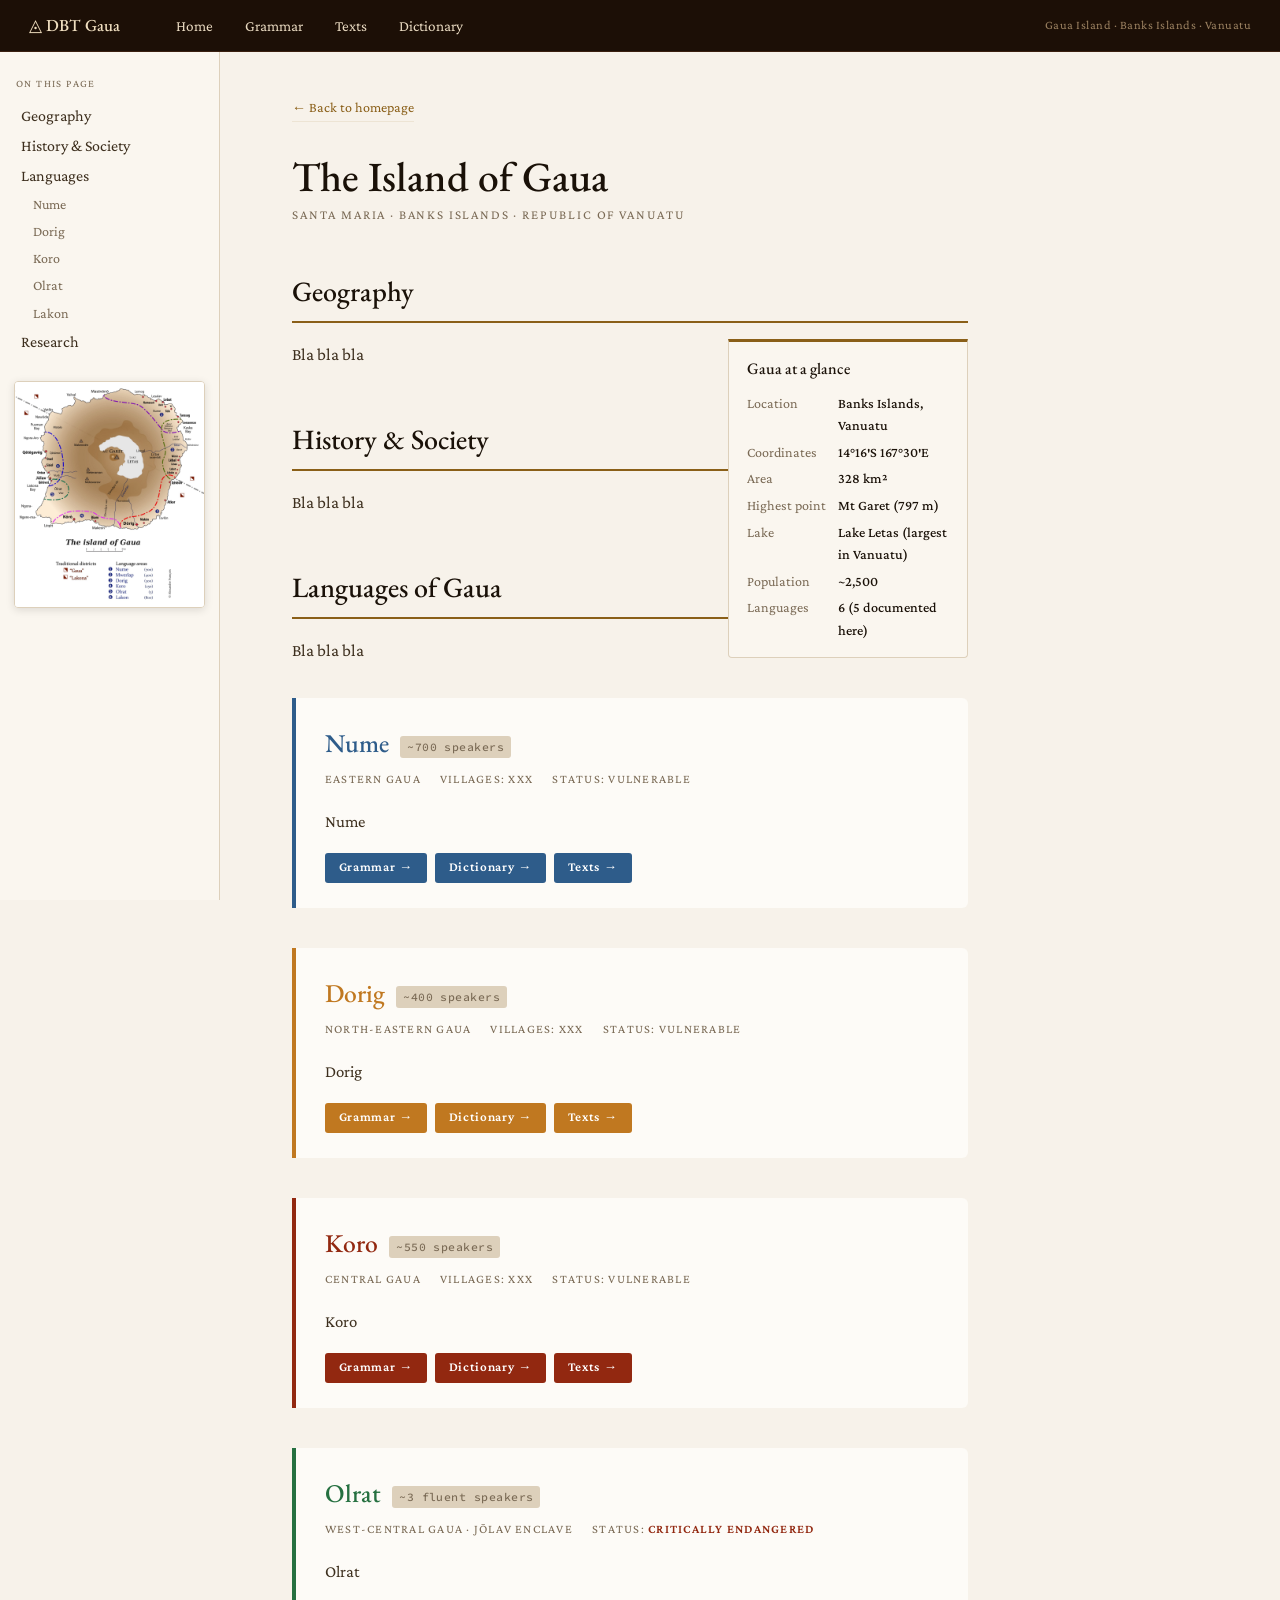
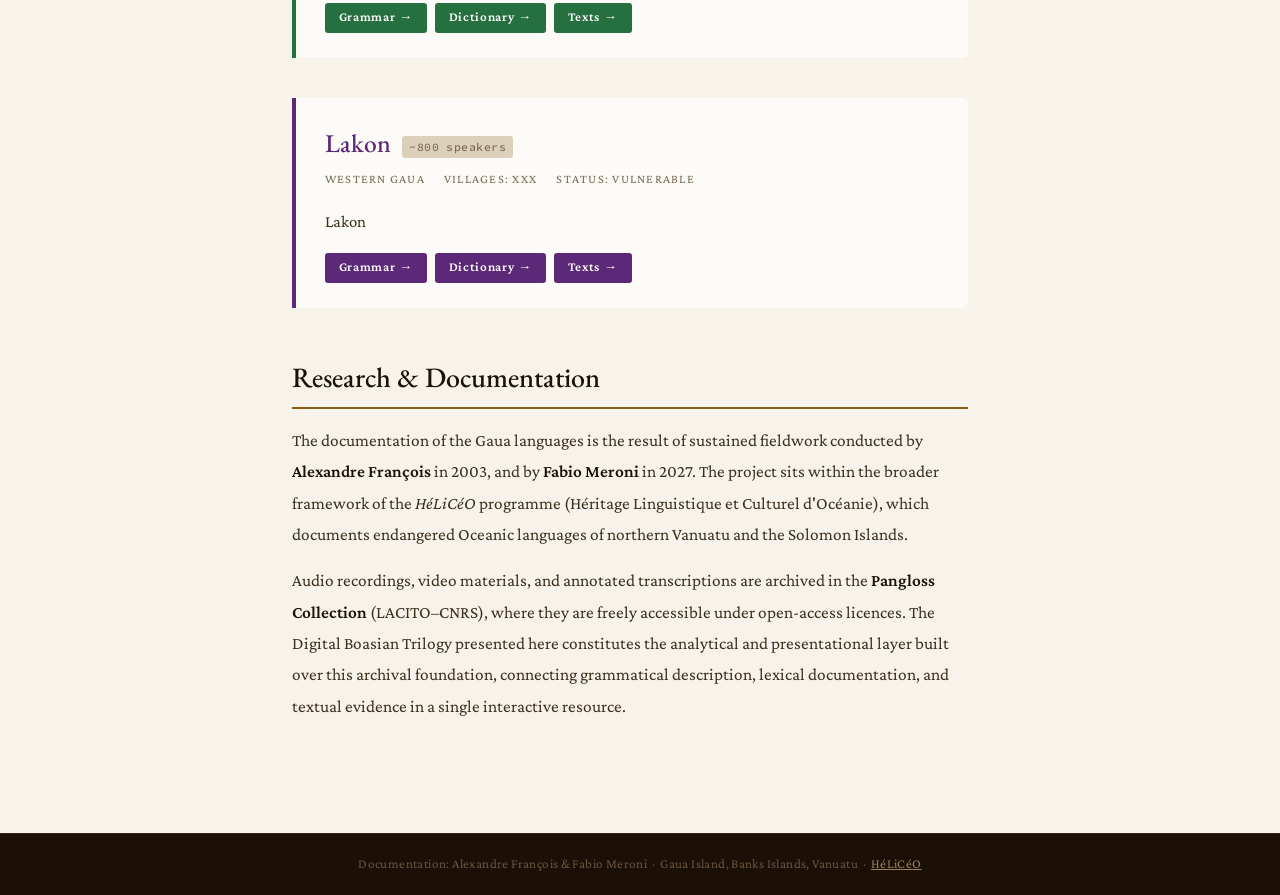
<file: gaua.html>
<!DOCTYPE html>
<html lang="en">
<head>
<meta charset="UTF-8">
<meta name="viewport" content="width=device-width, initial-scale=1.0">
<title>About Gaua — DBT Gaua Languages</title>
<link rel="stylesheet" href="style.css">
<style>

/* ── Layout ── */
.gaua-shell {
  display: grid;
  grid-template-columns: 220px 1fr;
  min-height: calc(100vh - 52px);
}

/* ── Sidebar ── */
.gaua-sidebar {
  background: #faf6ef;
  border-right: 1px solid var(--border);
  padding: 1.4rem 0 3rem;
  position: sticky; top: 52px;
  height: calc(100vh - 52px);
  overflow-y: auto;
}
.sidebar-label {
  font-family: 'Crimson Pro', serif;
  font-size: 0.67rem; letter-spacing: 0.13em; text-transform: uppercase;
  color: var(--ink-light); padding: 0 1rem 0.5rem; display: block;
}
.gaua-toc { list-style: none; padding: 0; margin: 0; }
.gaua-toc a {
  display: block; font-family: 'Crimson Pro', serif; font-size: 1rem;
  color: var(--ink-mid); text-decoration: none;
  padding: 3px 1rem 3px 1.1rem;
  border-left: 3px solid transparent;
  transition: background 0.1s, color 0.1s, border-color 0.1s;
  line-height: 1.5;
}
.gaua-toc a:hover  { background: #ede4d4; color: var(--ink); }
.gaua-toc a.active { background: #e8d8b8; color: var(--ink); border-left-color: var(--gold); font-weight: 500; }
.gaua-toc .sub a {
  font-size: 0.88rem; padding-left: 1.9rem; color: var(--ink-light);
}
.gaua-toc .sub a:hover { color: var(--ink); }
.gaua-toc .sub a.active { color: var(--ink); border-left-color: var(--gold-lt); background: #f0e8d8; }

/* Map thumbnail in sidebar */
.sidebar-map {
  margin: 1.5rem 0.85rem 0;
  border: 1px solid var(--border);
  border-radius: 4px;
  overflow: hidden;
  box-shadow: 0 2px 8px rgba(0,0,0,.12);
}
.sidebar-map img { display: block; width: 100%; height: auto; }

/* ── Main content ── */
.gaua-main {
  padding: 2.5rem 4.5rem 6rem;
  max-width: 820px;
}

/* Page title */
.page-title {
  font-family: 'EB Garamond', serif;
  font-size: 2.6rem; font-weight: 500;
  color: var(--ink); line-height: 1.1;
  margin-bottom: 0.3rem;
}
.page-subtitle {
  font-family: 'Crimson Pro', serif;
  font-size: 0.82rem; letter-spacing: 0.14em; text-transform: uppercase;
  color: var(--ink-light); margin-bottom: 2.5rem;
}

/* Section headings */
.gaua-main h2 {
  font-family: 'EB Garamond', serif;
  font-size: 1.75rem; font-weight: 500;
  color: var(--ink);
  border-bottom: 2px solid var(--gold);
  padding-bottom: 0.3rem;
  margin: 2.8rem 0 1rem;
  scroll-margin-top: 1.5rem;
}
.gaua-main h2:first-of-type { margin-top: 0; }

.gaua-main h3 {
  font-family: 'EB Garamond', serif;
  font-size: 1.25rem; font-weight: 500;
  color: var(--ink);
  margin: 2rem 0 0.6rem;
  scroll-margin-top: 1.5rem;
}

.gaua-main p {
  font-family: 'Crimson Pro', serif;
  font-size: 1.08rem; line-height: 1.82;
  color: var(--ink-mid); margin-bottom: 0.9rem;
}
.gaua-main strong { font-weight: 600; color: var(--ink); }
.gaua-main em     { font-style: italic; }

/* ── Language cards ── */
.lang-section {
  border-left: 4px solid;
  border-radius: 0 6px 6px 0;
  padding: 1.4rem 1.8rem 1.6rem;
  margin: 2rem 0 2.5rem;
  background: #fdfbf7;
  scroll-margin-top: 1.5rem;
}
.lang-section h3 {
  font-family: 'EB Garamond', serif;
  font-size: 1.6rem; font-weight: 500;
  margin: 0 0 0.2rem;
  border: none;
}
.lang-section .lang-meta {
  font-family: 'Crimson Pro', serif;
  font-size: 0.78rem; letter-spacing: 0.1em; text-transform: uppercase;
  color: var(--ink-light); margin-bottom: 1rem;
  display: flex; flex-wrap: wrap; gap: 0 1.2rem;
}
.lang-section .lang-meta span { white-space: nowrap; }
.lang-section p {
  font-family: 'Crimson Pro', serif;
  font-size: 1.05rem; line-height: 1.8;
  color: var(--ink-mid); margin-bottom: 0.8rem;
}
.lang-links {
  display: flex; flex-wrap: wrap; gap: 0.5rem; margin-top: 1rem;
}
.lang-link {
  font-family: 'Crimson Pro', serif;
  font-size: 0.82rem; font-weight: 600; letter-spacing: 0.05em;
  color: white; border-radius: 3px;
  padding: 3px 14px 4px; text-decoration: none;
  transition: opacity 0.15s;
}
.lang-link:hover { opacity: 0.82; }

/* Speaker count badge */
.speaker-badge {
  display: inline-block;
  font-family: 'Source Code Pro', monospace;
  font-size: 0.72rem; letter-spacing: 0.04em;
  background: var(--border);
  border-radius: 3px; padding: 1px 7px;
  color: var(--ink-light);
  vertical-align: middle;
  margin-left: 0.4rem;
}

/* Infobox */
.infobox {
  float: right; clear: right;
  margin: 0 0 1.5rem 2rem;
  background: #faf6ef;
  border: 1px solid var(--border);
  border-top: 3px solid var(--gold);
  border-radius: 0 0 4px 4px;
  padding: 0.9rem 1.1rem;
  width: 240px;
  font-family: 'Crimson Pro', serif;
  font-size: 0.88rem;
  line-height: 1.6;
}
.infobox table { width: 100%; border-collapse: collapse; }
.infobox td { padding: 2px 0; vertical-align: top; }
.infobox td:first-child { color: var(--ink-light); width: 45%; padding-right: 0.5rem; }
.infobox td:last-child   { color: var(--ink); font-weight: 500; }
.infobox caption {
  font-family: 'EB Garamond', serif; font-size: 1rem; font-weight: 500;
  color: var(--ink); text-align: left; margin-bottom: 0.5rem; caption-side: top;
}

/* More button (back-link style) */
.back-link {
  display: inline-flex; align-items: center; gap: 5px;
  font-family: 'Crimson Pro', serif; font-size: 0.88rem;
  color: var(--gold); text-decoration: none;
  border-bottom: 1px solid var(--border-lt);
  padding-bottom: 1px; margin-bottom: 2rem; display: inline-block;
  transition: color 0.12s, border-color 0.12s;
}
.back-link:hover { color: #b84c10; border-color: #b84c10; }

</style>
</head>
<body>

<nav class="topnav">
  <a class="topnav-brand" href="index.html">◬ DBT Gaua</a>
  <ul>
    <li><a href="index.html">Home</a></li>
    <li><a href="grammar.html">Grammar</a></li>
    <li><a href="texts.html">Texts</a></li>
    <li><a href="dictionary.html">Dictionary</a></li>
  </ul>
  <div class="topnav-right">Gaua Island · Banks Islands · Vanuatu</div>
</nav>

<div class="gaua-shell">

  <!-- ── Sidebar ── -->
  <aside class="gaua-sidebar">
    <span class="sidebar-label">On this page</span>
    <ul class="gaua-toc" id="gaua-toc">
      <li><a href="#geography">Geography</a></li>
      <li><a href="#history">History &amp; Society</a></li>
      <li><a href="#languages">Languages</a></li>
      <li class="sub"><a href="#nume">Nume</a></li>
      <li class="sub"><a href="#dorig">Dorig</a></li>
      <li class="sub"><a href="#koro">Koro</a></li>
      <li class="sub"><a href="#olrat">Olrat</a></li>
      <li class="sub"><a href="#lakon">Lakon</a></li>
      <li><a href="#research">Research</a></li>
    </ul>
    <div class="sidebar-map">
      <img src="gaua_map.png" alt="Map of Gaua Island">
    </div>
  </aside>

  <!-- ── Main ── -->
  <main class="gaua-main">

    <a class="back-link" href="index.html">← Back to homepage</a>

    <h1 class="page-title">The Island of Gaua</h1>
    <div class="page-subtitle">Santa Maria · Banks Islands · Republic of Vanuatu</div>

    <!-- ══════════════════════ GEOGRAPHY ══════════════════════ -->
    <h2 id="geography">Geography</h2>

    <div class="infobox">
      <table>
        <caption>Gaua at a glance</caption>
        <tr><td>Location</td><td>Banks Islands, Vanuatu</td></tr>
        <tr><td>Coordinates</td><td>14°16′S 167°30′E</td></tr>
        <tr><td>Area</td><td>328 km²</td></tr>
        <tr><td>Highest point</td><td>Mt Garet (797 m)</td></tr>
        <tr><td>Lake</td><td>Lake Letas (largest in Vanuatu)</td></tr>
        <tr><td>Population</td><td>~2,500</td></tr>
        <tr><td>Languages</td><td>6 (5 documented here)</td></tr>
      </table>
    </div>

    <p>Bla bla bla</p>

    <!-- ══════════════════════ HISTORY ══════════════════════ -->
    <h2 id="history">History &amp; Society</h2>

    <p>Bla bla bla</p>

    <!-- ══════════════════════ LANGUAGES ══════════════════════ -->
    <h2 id="languages">Languages of Gaua</h2>

    <p>Bla bla bla</p>

    <!-- ── NUME ── -->
    <div class="lang-section" id="nume" style="border-color:#2e5c8a;">
      <h3 style="color:#2e5c8a;">Nume <span class="speaker-badge">~700 speakers</span></h3>
      <div class="lang-meta">
        <span>Eastern Gaua</span>
        <span>Villages: XXX</span>
        <span>Status: Vulnerable</span>
      </div>
      <p>Nume</p>
      <div class="lang-links">
        <a class="lang-link" href="grammar.html" style="background:#2e5c8a;">Grammar →</a>
        <a class="lang-link" href="dictionary.html?lang=Nume" style="background:#2e5c8a;">Dictionary →</a>
        <a class="lang-link" href="texts.html" style="background:#2e5c8a;">Texts →</a>
      </div>
    </div>

    <!-- ── DORIG ── -->
    <div class="lang-section" id="dorig" style="border-color:#c07820;">
      <h3 style="color:#c07820;">Dorig <span class="speaker-badge">~400 speakers</span></h3>
      <div class="lang-meta">
        <span>North-eastern Gaua</span>
        <span>Villages: XXX</span>
        <span>Status: Vulnerable</span>
      </div>
      <p>Dorig</p>
      <div class="lang-links">
        <a class="lang-link" href="grammar.html" style="background:#c07820;">Grammar →</a>
        <a class="lang-link" href="dictionary.html?lang=Dorig" style="background:#c07820;">Dictionary →</a>
        <a class="lang-link" href="texts.html" style="background:#c07820;">Texts →</a>
      </div>
    </div>

    <!-- ── KORO ── -->
    <div class="lang-section" id="koro" style="border-color:#922810;">
      <h3 style="color:#922810;">Koro <span class="speaker-badge">~550 speakers</span></h3>
      <div class="lang-meta">
        <span>Central Gaua</span>
        <span>Villages: XXX</span>
        <span>Status: Vulnerable</span>
      </div>
      <p>Koro</p>
      <div class="lang-links">
        <a class="lang-link" href="grammar.html" style="background:#922810;">Grammar →</a>
        <a class="lang-link" href="dictionary.html?lang=Koro" style="background:#922810;">Dictionary →</a>
        <a class="lang-link" href="texts.html" style="background:#922810;">Texts →</a>
      </div>
    </div>

    <!-- ── OLRAT ── -->
    <div class="lang-section" id="olrat" style="border-color:#267040;">
      <h3 style="color:#267040;">Olrat <span class="speaker-badge">~3 fluent speakers</span></h3>
      <div class="lang-meta">
        <span>West-central Gaua · Jōlav enclave</span>
        <span>Status: <strong style="color:#922810;">Critically Endangered</strong></span>
      </div>
      <p>Olrat</p>
      <div class="lang-links">
        <a class="lang-link" href="grammar.html" style="background:#267040;">Grammar →</a>
        <a class="lang-link" href="dictionary.html?lang=Olrat" style="background:#267040;">Dictionary →</a>
        <a class="lang-link" href="texts.html" style="background:#267040;">Texts →</a>
      </div>
    </div>

    <!-- ── LAKON ── -->
    <div class="lang-section" id="lakon" style="border-color:#5c2878;">
      <h3 style="color:#5c2878;">Lakon <span class="speaker-badge">~800 speakers</span></h3>
      <div class="lang-meta">
        <span>Western Gaua</span>
        <span>Villages: XXX</span>
        <span>Status: Vulnerable</span>
      </div>
      <p>Lakon</p>
      <div class="lang-links">
        <a class="lang-link" href="grammar.html" style="background:#5c2878;">Grammar →</a>
        <a class="lang-link" href="dictionary.html?lang=Lakon" style="background:#5c2878;">Dictionary →</a>
        <a class="lang-link" href="texts.html" style="background:#5c2878;">Texts →</a>
      </div>
    </div>

    <!-- ══════════════════════ RESEARCH ══════════════════════ -->
    <h2 id="research">Research &amp; Documentation</h2>

    <p>The documentation of the Gaua languages is the result of sustained fieldwork
    conducted by <strong>Alexandre François</strong> in 2003, and by
    <strong>Fabio Meroni</strong> in 2027. The project sits within the
    broader framework of the <em>HéLiCéO</em> programme (Héritage Linguistique et
    Culturel d'Océanie), which documents endangered Oceanic languages of northern
    Vanuatu and the Solomon Islands.</p>

    <p>Audio recordings, video materials, and annotated transcriptions are archived
    in the <strong>Pangloss Collection</strong> (LACITO–CNRS), where they are freely
    accessible under open-access licences. The Digital Boasian Trilogy presented here
    constitutes the analytical and presentational layer built over this archival
    foundation, connecting grammatical description, lexical documentation, and textual
    evidence in a single interactive resource.</p>

  </main>
</div>

<footer>
  Documentation: Alexandre François &amp; Fabio Meroni &nbsp;·&nbsp;
  Gaua Island, Banks Islands, Vanuatu &nbsp;·&nbsp;
  <a href="https://heliceo.huma-num.fr/" target="_blank">HéLiCéO</a>
</footer>

<script>
// ── Scrollspy ──────────────────────────────────────────────────
const tocLinks = document.querySelectorAll('.gaua-toc a');
window.addEventListener('scroll', () => {
  const headings = document.querySelectorAll(
    '.gaua-main h2[id], .lang-section[id]'
  );
  let activeId = null;
  headings.forEach(h => {
    if (h.getBoundingClientRect().top < 130) activeId = h.id;
  });
  tocLinks.forEach(a =>
    a.classList.toggle('active', a.getAttribute('href') === '#' + activeId)
  );
}, { passive: true });

// ── Smooth scroll for TOC links ────────────────────────────────
tocLinks.forEach(a => {
  a.addEventListener('click', e => {
    const id = a.getAttribute('href').slice(1);
    const el = document.getElementById(id);
    if (el) {
      e.preventDefault();
      el.scrollIntoView({ behavior: 'smooth', block: 'start' });
    }
  });
});

// ── Scroll to hash on load (e.g. gaua.html#lakon) ─────────────
window.addEventListener('load', () => {
  const hash = window.location.hash.slice(1);
  if (hash) {
    const el = document.getElementById(hash);
    if (el) setTimeout(() => el.scrollIntoView({ behavior: 'smooth', block: 'start' }), 120);
  }
});
</script>
</body>
</html>
</file>
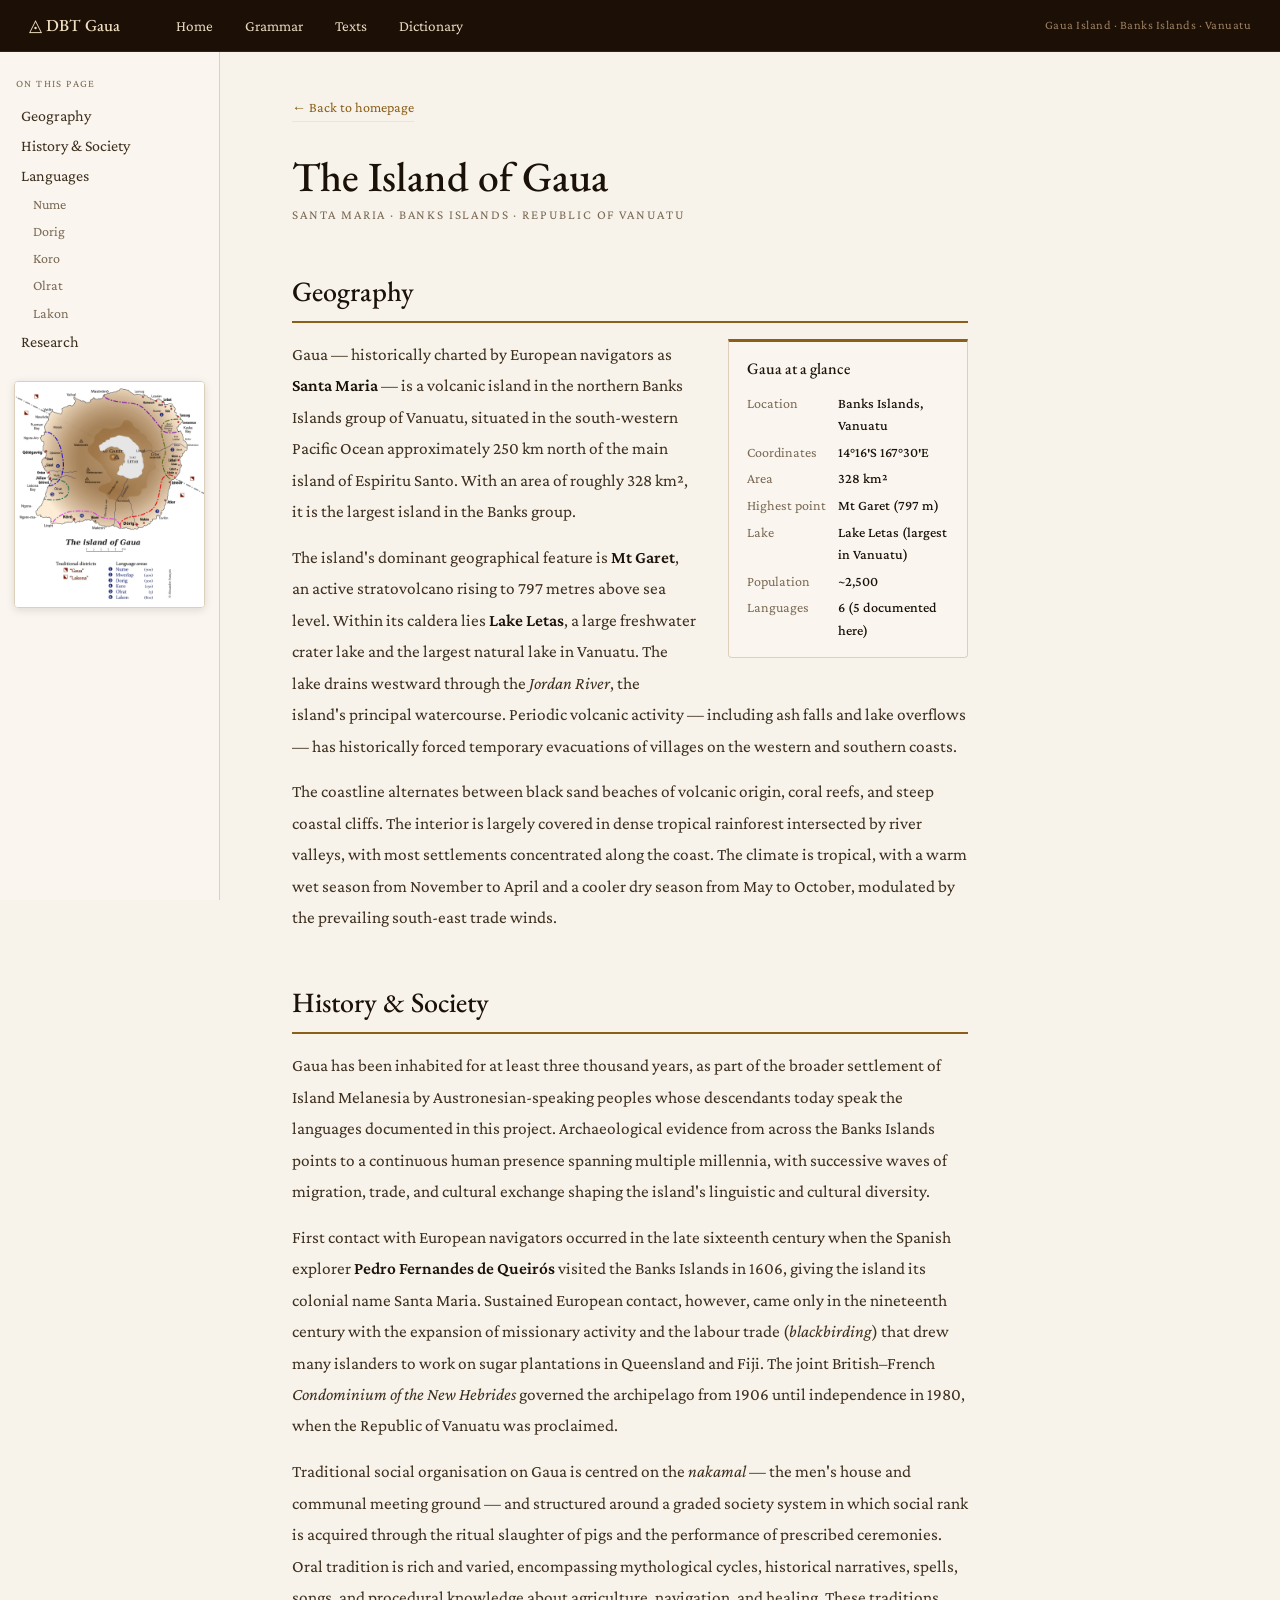
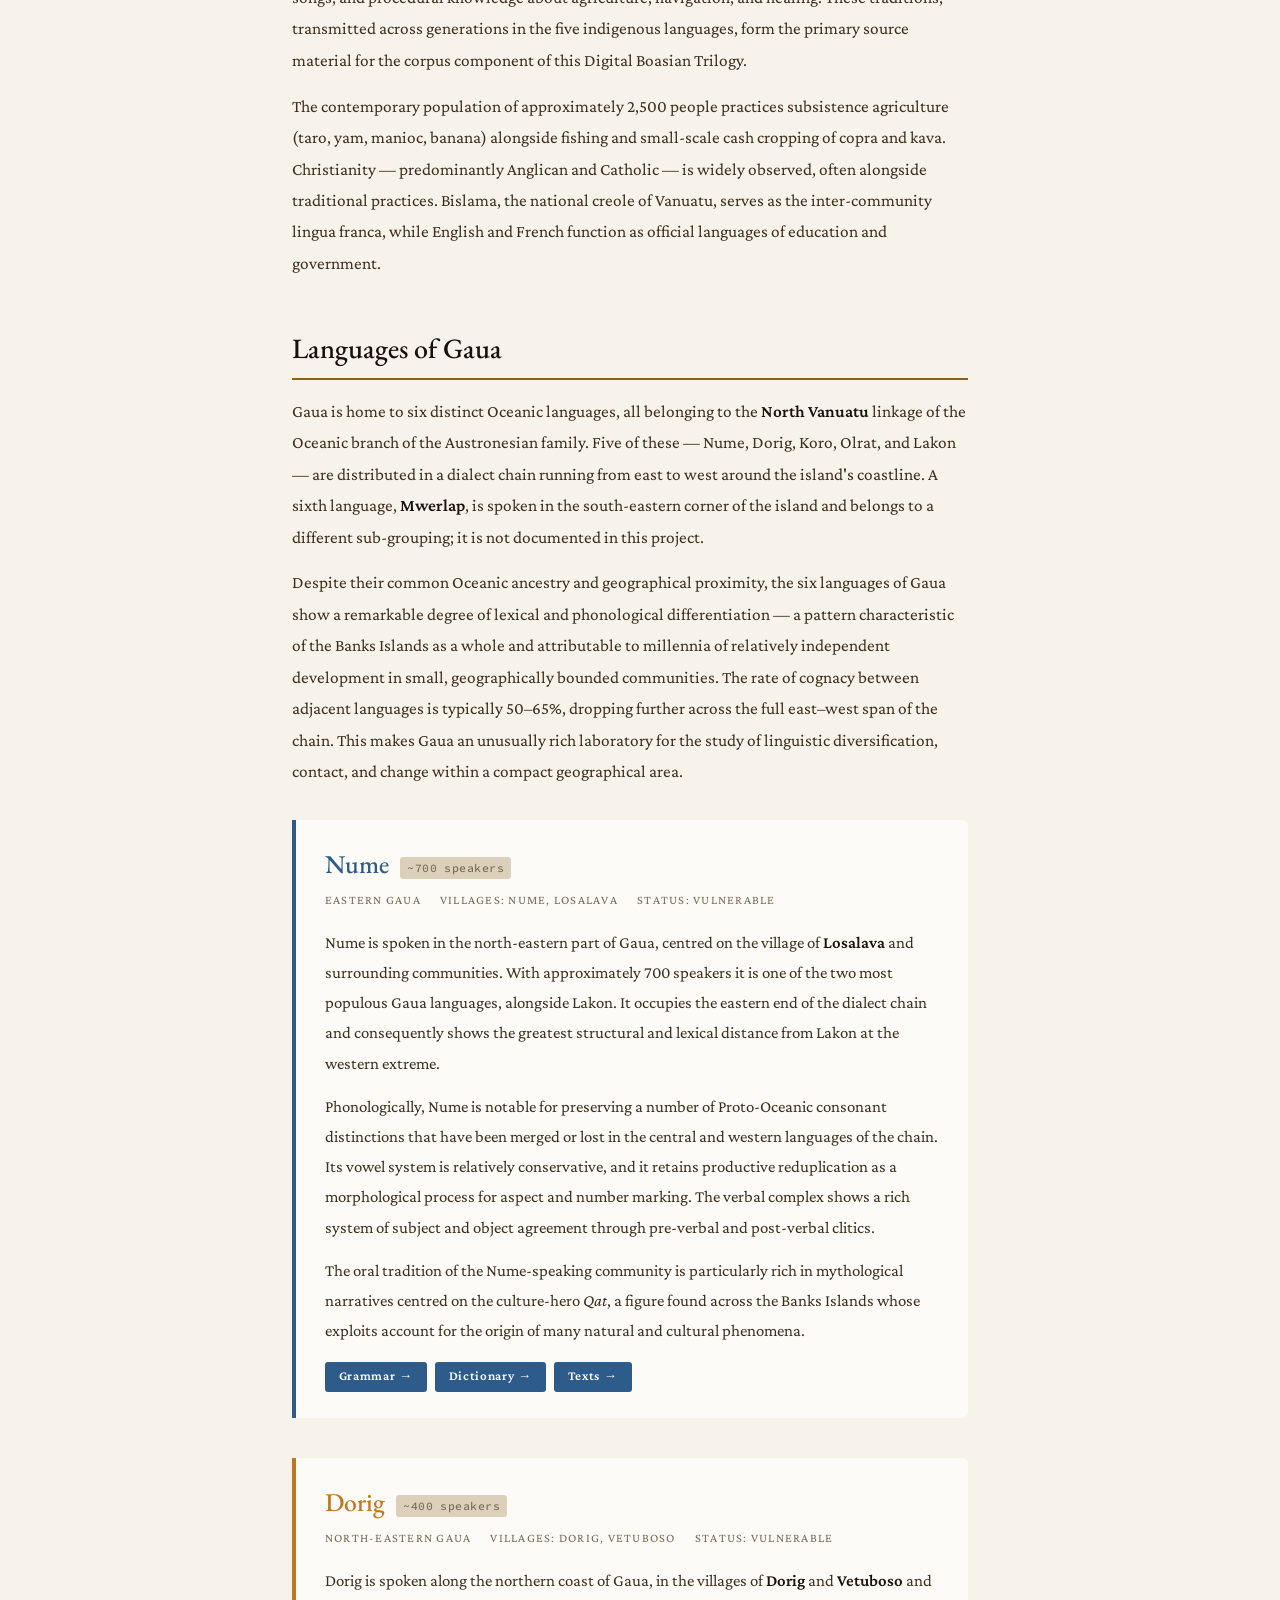
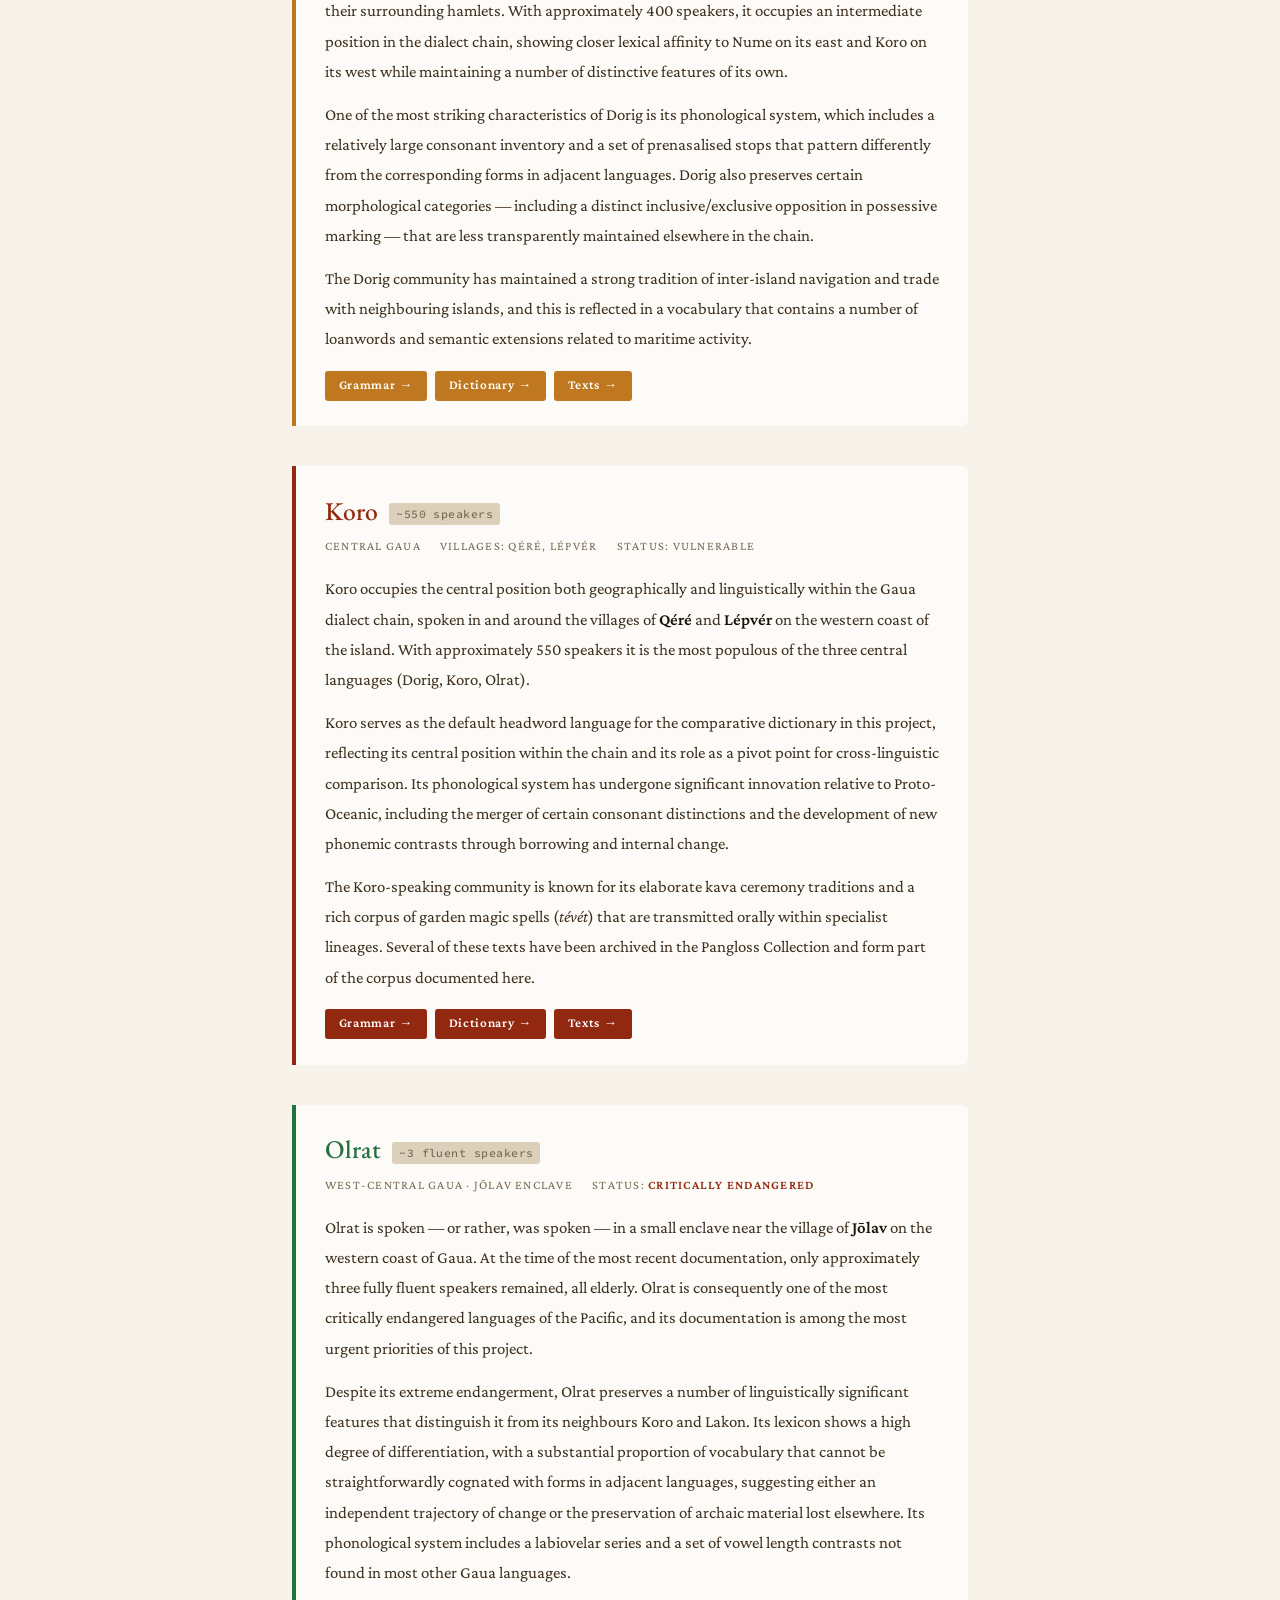
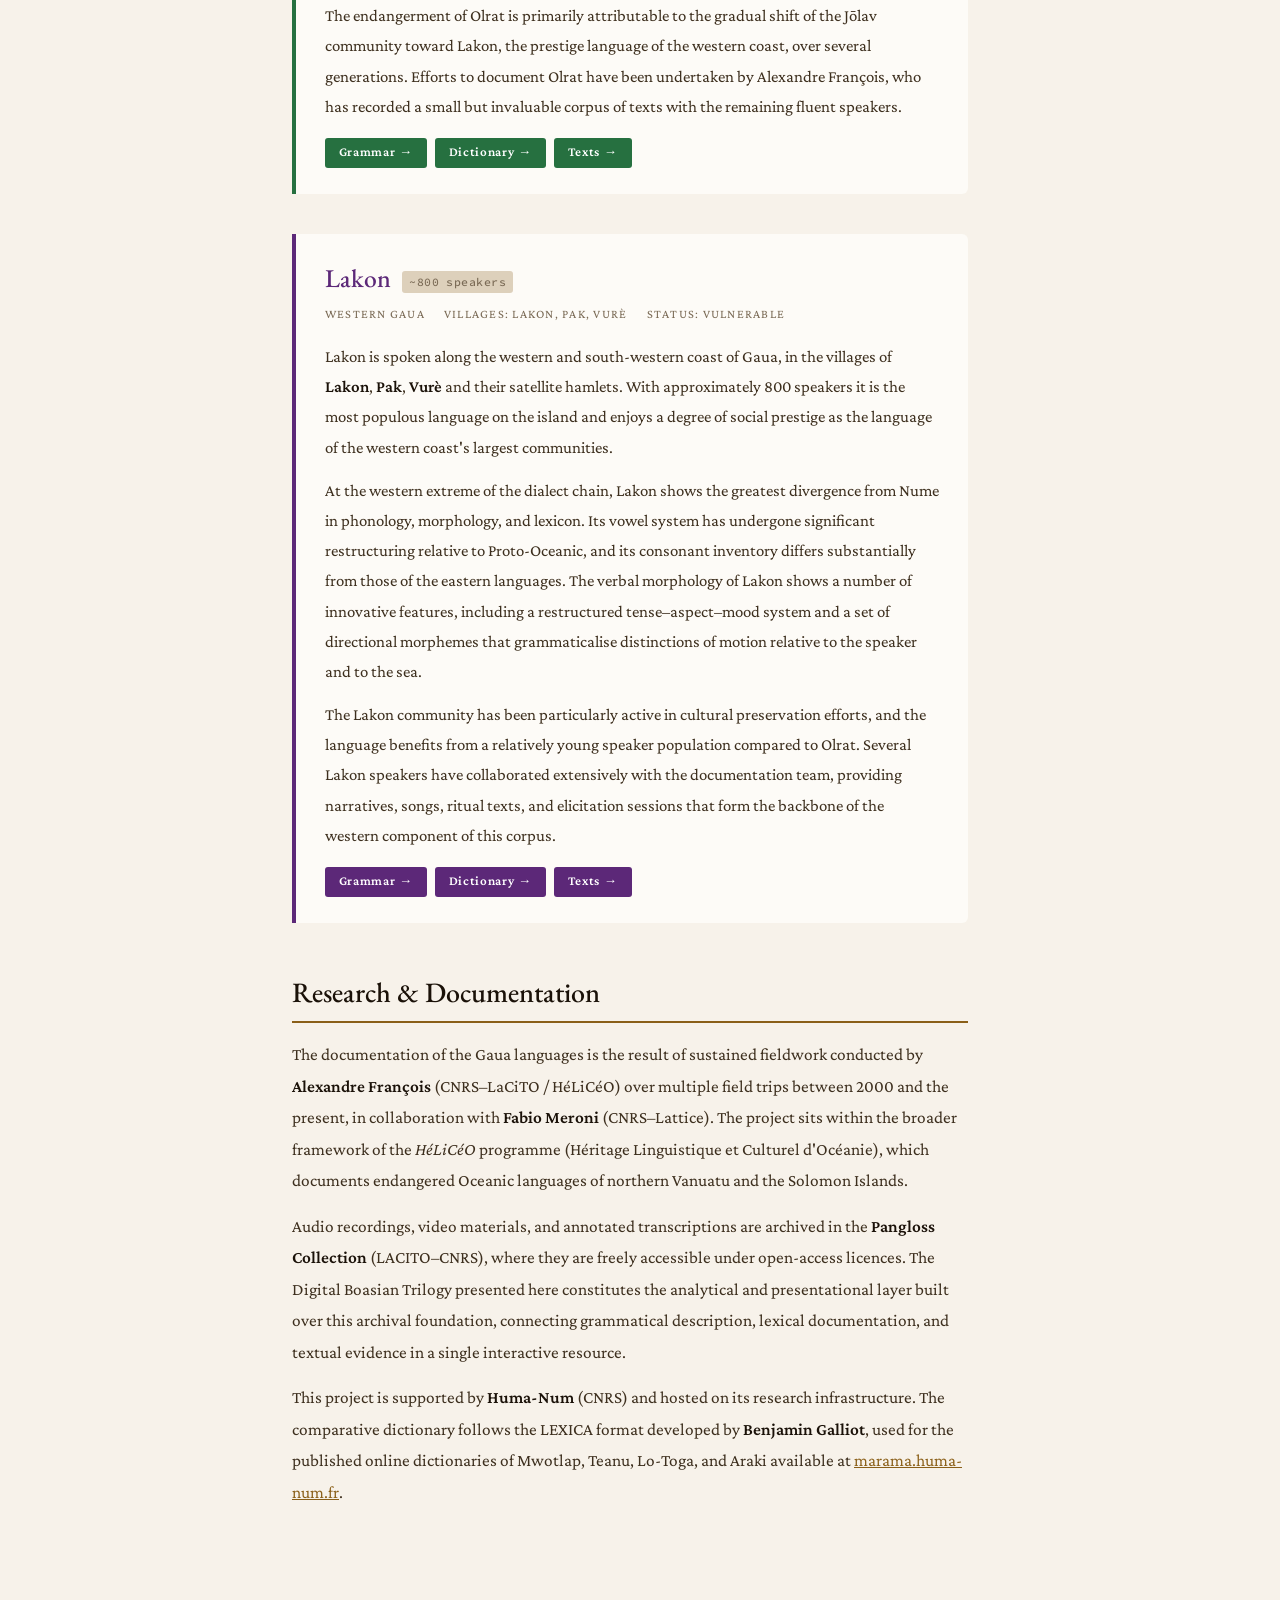
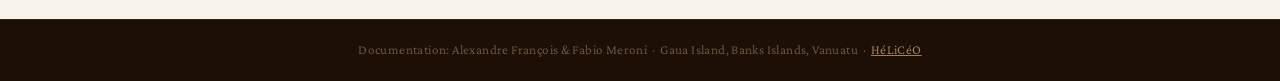
<file: Gaua.html>
<!DOCTYPE html>
<html lang="en">
<head>
<meta charset="UTF-8">
<meta name="viewport" content="width=device-width, initial-scale=1.0">
<title>About Gaua — DBT Gaua Languages</title>
<link rel="stylesheet" href="style.css">
<style>

/* ── Layout ── */
.gaua-shell {
  display: grid;
  grid-template-columns: 220px 1fr;
  min-height: calc(100vh - 52px);
}

/* ── Sidebar ── */
.gaua-sidebar {
  background: #faf6ef;
  border-right: 1px solid var(--border);
  padding: 1.4rem 0 3rem;
  position: sticky; top: 52px;
  height: calc(100vh - 52px);
  overflow-y: auto;
}
.sidebar-label {
  font-family: 'Crimson Pro', serif;
  font-size: 0.67rem; letter-spacing: 0.13em; text-transform: uppercase;
  color: var(--ink-light); padding: 0 1rem 0.5rem; display: block;
}
.gaua-toc { list-style: none; padding: 0; margin: 0; }
.gaua-toc a {
  display: block; font-family: 'Crimson Pro', serif; font-size: 1rem;
  color: var(--ink-mid); text-decoration: none;
  padding: 3px 1rem 3px 1.1rem;
  border-left: 3px solid transparent;
  transition: background 0.1s, color 0.1s, border-color 0.1s;
  line-height: 1.5;
}
.gaua-toc a:hover  { background: #ede4d4; color: var(--ink); }
.gaua-toc a.active { background: #e8d8b8; color: var(--ink); border-left-color: var(--gold); font-weight: 500; }
.gaua-toc .sub a {
  font-size: 0.88rem; padding-left: 1.9rem; color: var(--ink-light);
}
.gaua-toc .sub a:hover { color: var(--ink); }
.gaua-toc .sub a.active { color: var(--ink); border-left-color: var(--gold-lt); background: #f0e8d8; }

/* Map thumbnail in sidebar */
.sidebar-map {
  margin: 1.5rem 0.85rem 0;
  border: 1px solid var(--border);
  border-radius: 4px;
  overflow: hidden;
  box-shadow: 0 2px 8px rgba(0,0,0,.12);
}
.sidebar-map img { display: block; width: 100%; height: auto; }

/* ── Main content ── */
.gaua-main {
  padding: 2.5rem 4.5rem 6rem;
  max-width: 820px;
}

/* Page title */
.page-title {
  font-family: 'EB Garamond', serif;
  font-size: 2.6rem; font-weight: 500;
  color: var(--ink); line-height: 1.1;
  margin-bottom: 0.3rem;
}
.page-subtitle {
  font-family: 'Crimson Pro', serif;
  font-size: 0.82rem; letter-spacing: 0.14em; text-transform: uppercase;
  color: var(--ink-light); margin-bottom: 2.5rem;
}

/* Section headings */
.gaua-main h2 {
  font-family: 'EB Garamond', serif;
  font-size: 1.75rem; font-weight: 500;
  color: var(--ink);
  border-bottom: 2px solid var(--gold);
  padding-bottom: 0.3rem;
  margin: 2.8rem 0 1rem;
  scroll-margin-top: 1.5rem;
}
.gaua-main h2:first-of-type { margin-top: 0; }

.gaua-main h3 {
  font-family: 'EB Garamond', serif;
  font-size: 1.25rem; font-weight: 500;
  color: var(--ink);
  margin: 2rem 0 0.6rem;
  scroll-margin-top: 1.5rem;
}

.gaua-main p {
  font-family: 'Crimson Pro', serif;
  font-size: 1.08rem; line-height: 1.82;
  color: var(--ink-mid); margin-bottom: 0.9rem;
}
.gaua-main strong { font-weight: 600; color: var(--ink); }
.gaua-main em     { font-style: italic; }

/* ── Language cards ── */
.lang-section {
  border-left: 4px solid;
  border-radius: 0 6px 6px 0;
  padding: 1.4rem 1.8rem 1.6rem;
  margin: 2rem 0 2.5rem;
  background: #fdfbf7;
  scroll-margin-top: 1.5rem;
}
.lang-section h3 {
  font-family: 'EB Garamond', serif;
  font-size: 1.6rem; font-weight: 500;
  margin: 0 0 0.2rem;
  border: none;
}
.lang-section .lang-meta {
  font-family: 'Crimson Pro', serif;
  font-size: 0.78rem; letter-spacing: 0.1em; text-transform: uppercase;
  color: var(--ink-light); margin-bottom: 1rem;
  display: flex; flex-wrap: wrap; gap: 0 1.2rem;
}
.lang-section .lang-meta span { white-space: nowrap; }
.lang-section p {
  font-family: 'Crimson Pro', serif;
  font-size: 1.05rem; line-height: 1.8;
  color: var(--ink-mid); margin-bottom: 0.8rem;
}
.lang-links {
  display: flex; flex-wrap: wrap; gap: 0.5rem; margin-top: 1rem;
}
.lang-link {
  font-family: 'Crimson Pro', serif;
  font-size: 0.82rem; font-weight: 600; letter-spacing: 0.05em;
  color: white; border-radius: 3px;
  padding: 3px 14px 4px; text-decoration: none;
  transition: opacity 0.15s;
}
.lang-link:hover { opacity: 0.82; }

/* Speaker count badge */
.speaker-badge {
  display: inline-block;
  font-family: 'Source Code Pro', monospace;
  font-size: 0.72rem; letter-spacing: 0.04em;
  background: var(--border);
  border-radius: 3px; padding: 1px 7px;
  color: var(--ink-light);
  vertical-align: middle;
  margin-left: 0.4rem;
}

/* Infobox */
.infobox {
  float: right; clear: right;
  margin: 0 0 1.5rem 2rem;
  background: #faf6ef;
  border: 1px solid var(--border);
  border-top: 3px solid var(--gold);
  border-radius: 0 0 4px 4px;
  padding: 0.9rem 1.1rem;
  width: 240px;
  font-family: 'Crimson Pro', serif;
  font-size: 0.88rem;
  line-height: 1.6;
}
.infobox table { width: 100%; border-collapse: collapse; }
.infobox td { padding: 2px 0; vertical-align: top; }
.infobox td:first-child { color: var(--ink-light); width: 45%; padding-right: 0.5rem; }
.infobox td:last-child   { color: var(--ink); font-weight: 500; }
.infobox caption {
  font-family: 'EB Garamond', serif; font-size: 1rem; font-weight: 500;
  color: var(--ink); text-align: left; margin-bottom: 0.5rem; caption-side: top;
}

/* More button (back-link style) */
.back-link {
  display: inline-flex; align-items: center; gap: 5px;
  font-family: 'Crimson Pro', serif; font-size: 0.88rem;
  color: var(--gold); text-decoration: none;
  border-bottom: 1px solid var(--border-lt);
  padding-bottom: 1px; margin-bottom: 2rem; display: inline-block;
  transition: color 0.12s, border-color 0.12s;
}
.back-link:hover { color: #b84c10; border-color: #b84c10; }

</style>
</head>
<body>

<nav class="topnav">
  <a class="topnav-brand" href="index.html">◬ DBT Gaua</a>
  <ul>
    <li><a href="index.html">Home</a></li>
    <li><a href="grammar.html">Grammar</a></li>
    <li><a href="texts.html">Texts</a></li>
    <li><a href="dictionary.html">Dictionary</a></li>
  </ul>
  <div class="topnav-right">Gaua Island · Banks Islands · Vanuatu</div>
</nav>

<div class="gaua-shell">

  <!-- ── Sidebar ── -->
  <aside class="gaua-sidebar">
    <span class="sidebar-label">On this page</span>
    <ul class="gaua-toc" id="gaua-toc">
      <li><a href="#geography">Geography</a></li>
      <li><a href="#history">History &amp; Society</a></li>
      <li><a href="#languages">Languages</a></li>
      <li class="sub"><a href="#nume">Nume</a></li>
      <li class="sub"><a href="#dorig">Dorig</a></li>
      <li class="sub"><a href="#koro">Koro</a></li>
      <li class="sub"><a href="#olrat">Olrat</a></li>
      <li class="sub"><a href="#lakon">Lakon</a></li>
      <li><a href="#research">Research</a></li>
    </ul>
    <div class="sidebar-map">
      <img src="gaua_map.png" alt="Map of Gaua Island">
    </div>
  </aside>

  <!-- ── Main ── -->
  <main class="gaua-main">

    <a class="back-link" href="index.html">← Back to homepage</a>

    <h1 class="page-title">The Island of Gaua</h1>
    <div class="page-subtitle">Santa Maria · Banks Islands · Republic of Vanuatu</div>

    <!-- ══════════════════════ GEOGRAPHY ══════════════════════ -->
    <h2 id="geography">Geography</h2>

    <div class="infobox">
      <table>
        <caption>Gaua at a glance</caption>
        <tr><td>Location</td><td>Banks Islands, Vanuatu</td></tr>
        <tr><td>Coordinates</td><td>14°16′S 167°30′E</td></tr>
        <tr><td>Area</td><td>328 km²</td></tr>
        <tr><td>Highest point</td><td>Mt Garet (797 m)</td></tr>
        <tr><td>Lake</td><td>Lake Letas (largest in Vanuatu)</td></tr>
        <tr><td>Population</td><td>~2,500</td></tr>
        <tr><td>Languages</td><td>6 (5 documented here)</td></tr>
      </table>
    </div>

    <p>Gaua — historically charted by European navigators as <strong>Santa Maria</strong> — is
    a volcanic island in the northern Banks Islands group of Vanuatu, situated in the
    south-western Pacific Ocean approximately 250 km north of the main island of Espiritu Santo.
    With an area of roughly 328 km², it is the largest island in the Banks group.</p>

    <p>The island's dominant geographical feature is <strong>Mt Garet</strong>, an active
    stratovolcano rising to 797 metres above sea level. Within its caldera lies
    <strong>Lake Letas</strong>, a large freshwater crater lake and the largest natural lake
    in Vanuatu. The lake drains westward through the <em>Jordan River</em>, the island's
    principal watercourse. Periodic volcanic activity — including ash falls and lake
    overflows — has historically forced temporary evacuations of villages on the western
    and southern coasts.</p>

    <p>The coastline alternates between black sand beaches of volcanic origin, coral reefs,
    and steep coastal cliffs. The interior is largely covered in dense tropical rainforest
    intersected by river valleys, with most settlements concentrated along the coast.
    The climate is tropical, with a warm wet season from November to April and a cooler
    dry season from May to October, modulated by the prevailing south-east trade winds.</p>

    <!-- ══════════════════════ HISTORY ══════════════════════ -->
    <h2 id="history">History &amp; Society</h2>

    <p>Gaua has been inhabited for at least three thousand years, as part of the broader
    settlement of Island Melanesia by Austronesian-speaking peoples whose descendants
    today speak the languages documented in this project. Archaeological evidence from
    across the Banks Islands points to a continuous human presence spanning multiple
    millennia, with successive waves of migration, trade, and cultural exchange shaping
    the island's linguistic and cultural diversity.</p>

    <p>First contact with European navigators occurred in the late sixteenth century when
    the Spanish explorer <strong>Pedro Fernandes de Queirós</strong> visited the Banks
    Islands in 1606, giving the island its colonial name Santa Maria. Sustained European
    contact, however, came only in the nineteenth century with the expansion of missionary
    activity and the labour trade (<em>blackbirding</em>) that drew many islanders to
    work on sugar plantations in Queensland and Fiji. The joint British–French
    <em>Condominium of the New Hebrides</em> governed the archipelago from 1906 until
    independence in 1980, when the Republic of Vanuatu was proclaimed.</p>

    <p>Traditional social organisation on Gaua is centred on the <em>nakamal</em> — the
    men's house and communal meeting ground — and structured around a graded society
    system in which social rank is acquired through the ritual slaughter of pigs and the
    performance of prescribed ceremonies. Oral tradition is rich and varied, encompassing
    mythological cycles, historical narratives, spells, songs, and procedural knowledge
    about agriculture, navigation, and healing. These traditions, transmitted across
    generations in the five indigenous languages, form the primary source material for
    the corpus component of this Digital Boasian Trilogy.</p>

    <p>The contemporary population of approximately 2,500 people practices subsistence
    agriculture (taro, yam, manioc, banana) alongside fishing and small-scale cash
    cropping of copra and kava. Christianity — predominantly Anglican and Catholic —
    is widely observed, often alongside traditional practices. Bislama, the national
    creole of Vanuatu, serves as the inter-community lingua franca, while English and
    French function as official languages of education and government.</p>

    <!-- ══════════════════════ LANGUAGES ══════════════════════ -->
    <h2 id="languages">Languages of Gaua</h2>

    <p>Gaua is home to six distinct Oceanic languages, all belonging to the
    <strong>North Vanuatu</strong> linkage of the Oceanic branch of the Austronesian
    family. Five of these — Nume, Dorig, Koro, Olrat, and Lakon — are distributed
    in a dialect chain running from east to west around the island's coastline.
    A sixth language, <strong>Mwerlap</strong>, is spoken in the south-eastern corner
    of the island and belongs to a different sub-grouping; it is not documented in
    this project.</p>

    <p>Despite their common Oceanic ancestry and geographical proximity, the six
    languages of Gaua show a remarkable degree of lexical and phonological
    differentiation — a pattern characteristic of the Banks Islands as a whole and
    attributable to millennia of relatively independent development in small,
    geographically bounded communities. The rate of cognacy between adjacent languages
    is typically 50–65%, dropping further across the full east–west span of the chain.
    This makes Gaua an unusually rich laboratory for the study of linguistic diversification,
    contact, and change within a compact geographical area.</p>

    <!-- ── NUME ── -->
    <div class="lang-section" id="nume" style="border-color:#2e5c8a;">
      <h3 style="color:#2e5c8a;">Nume <span class="speaker-badge">~700 speakers</span></h3>
      <div class="lang-meta">
        <span>Eastern Gaua</span>
        <span>Villages: Nume, Losalava</span>
        <span>Status: Vulnerable</span>
      </div>
      <p>Nume is spoken in the north-eastern part of Gaua, centred on the village of
      <strong>Losalava</strong> and surrounding communities. With approximately 700
      speakers it is one of the two most populous Gaua languages, alongside Lakon.
      It occupies the eastern end of the dialect chain and consequently shows the greatest
      structural and lexical distance from Lakon at the western extreme.</p>
      <p>Phonologically, Nume is notable for preserving a number of Proto-Oceanic
      consonant distinctions that have been merged or lost in the central and western
      languages of the chain. Its vowel system is relatively conservative, and it retains
      productive reduplication as a morphological process for aspect and number marking.
      The verbal complex shows a rich system of subject and object agreement through
      pre-verbal and post-verbal clitics.</p>
      <p>The oral tradition of the Nume-speaking community is particularly rich in
      mythological narratives centred on the culture-hero <em>Qat</em>, a figure found
      across the Banks Islands whose exploits account for the origin of many natural and
      cultural phenomena.</p>
      <div class="lang-links">
        <a class="lang-link" href="grammar.html" style="background:#2e5c8a;">Grammar →</a>
        <a class="lang-link" href="dictionary.html?lang=Nume" style="background:#2e5c8a;">Dictionary →</a>
        <a class="lang-link" href="texts.html" style="background:#2e5c8a;">Texts →</a>
      </div>
    </div>

    <!-- ── DORIG ── -->
    <div class="lang-section" id="dorig" style="border-color:#c07820;">
      <h3 style="color:#c07820;">Dorig <span class="speaker-badge">~400 speakers</span></h3>
      <div class="lang-meta">
        <span>North-eastern Gaua</span>
        <span>Villages: Dorig, Vetuboso</span>
        <span>Status: Vulnerable</span>
      </div>
      <p>Dorig is spoken along the northern coast of Gaua, in the villages of
      <strong>Dorig</strong> and <strong>Vetuboso</strong> and their surrounding hamlets.
      With approximately 400 speakers, it occupies an intermediate position in the
      dialect chain, showing closer lexical affinity to Nume on its east and Koro
      on its west while maintaining a number of distinctive features of its own.</p>
      <p>One of the most striking characteristics of Dorig is its phonological system,
      which includes a relatively large consonant inventory and a set of prenasalised
      stops that pattern differently from the corresponding forms in adjacent languages.
      Dorig also preserves certain morphological categories — including a distinct
      inclusive/exclusive opposition in possessive marking — that are less transparently
      maintained elsewhere in the chain.</p>
      <p>The Dorig community has maintained a strong tradition of inter-island navigation
      and trade with neighbouring islands, and this is reflected in a vocabulary that
      contains a number of loanwords and semantic extensions related to maritime activity.</p>
      <div class="lang-links">
        <a class="lang-link" href="grammar.html" style="background:#c07820;">Grammar →</a>
        <a class="lang-link" href="dictionary.html?lang=Dorig" style="background:#c07820;">Dictionary →</a>
        <a class="lang-link" href="texts.html" style="background:#c07820;">Texts →</a>
      </div>
    </div>

    <!-- ── KORO ── -->
    <div class="lang-section" id="koro" style="border-color:#922810;">
      <h3 style="color:#922810;">Koro <span class="speaker-badge">~550 speakers</span></h3>
      <div class="lang-meta">
        <span>Central Gaua</span>
        <span>Villages: Qéré, Lépvér</span>
        <span>Status: Vulnerable</span>
      </div>
      <p>Koro occupies the central position both geographically and linguistically
      within the Gaua dialect chain, spoken in and around the villages of
      <strong>Qéré</strong> and <strong>Lépvér</strong> on the western coast of the
      island. With approximately 550 speakers it is the most populous of the three
      central languages (Dorig, Koro, Olrat).</p>
      <p>Koro serves as the default headword language for the comparative dictionary
      in this project, reflecting its central position within the chain and its role
      as a pivot point for cross-linguistic comparison. Its phonological system has
      undergone significant innovation relative to Proto-Oceanic, including the merger
      of certain consonant distinctions and the development of new phonemic contrasts
      through borrowing and internal change.</p>
      <p>The Koro-speaking community is known for its elaborate kava ceremony traditions
      and a rich corpus of garden magic spells (<em>tévét</em>) that are transmitted
      orally within specialist lineages. Several of these texts have been archived in
      the Pangloss Collection and form part of the corpus documented here.</p>
      <div class="lang-links">
        <a class="lang-link" href="grammar.html" style="background:#922810;">Grammar →</a>
        <a class="lang-link" href="dictionary.html?lang=Koro" style="background:#922810;">Dictionary →</a>
        <a class="lang-link" href="texts.html" style="background:#922810;">Texts →</a>
      </div>
    </div>

    <!-- ── OLRAT ── -->
    <div class="lang-section" id="olrat" style="border-color:#267040;">
      <h3 style="color:#267040;">Olrat <span class="speaker-badge">~3 fluent speakers</span></h3>
      <div class="lang-meta">
        <span>West-central Gaua · Jōlav enclave</span>
        <span>Status: <strong style="color:#922810;">Critically Endangered</strong></span>
      </div>
      <p>Olrat is spoken — or rather, was spoken — in a small enclave near the village
      of <strong>Jōlav</strong> on the western coast of Gaua. At the time of the most
      recent documentation, only approximately three fully fluent speakers remained,
      all elderly. Olrat is consequently one of the most critically endangered languages
      of the Pacific, and its documentation is among the most urgent priorities of
      this project.</p>
      <p>Despite its extreme endangerment, Olrat preserves a number of linguistically
      significant features that distinguish it from its neighbours Koro and Lakon.
      Its lexicon shows a high degree of differentiation, with a substantial proportion
      of vocabulary that cannot be straightforwardly cognated with forms in adjacent
      languages, suggesting either an independent trajectory of change or the
      preservation of archaic material lost elsewhere. Its phonological system includes
      a labiovelar series and a set of vowel length contrasts not found in most
      other Gaua languages.</p>
      <p>The endangerment of Olrat is primarily attributable to the gradual shift of
      the Jōlav community toward Lakon, the prestige language of the western coast,
      over several generations. Efforts to document Olrat have been undertaken by
      Alexandre François, who has recorded a small but invaluable corpus of texts
      with the remaining fluent speakers.</p>
      <div class="lang-links">
        <a class="lang-link" href="grammar.html" style="background:#267040;">Grammar →</a>
        <a class="lang-link" href="dictionary.html?lang=Olrat" style="background:#267040;">Dictionary →</a>
        <a class="lang-link" href="texts.html" style="background:#267040;">Texts →</a>
      </div>
    </div>

    <!-- ── LAKON ── -->
    <div class="lang-section" id="lakon" style="border-color:#5c2878;">
      <h3 style="color:#5c2878;">Lakon <span class="speaker-badge">~800 speakers</span></h3>
      <div class="lang-meta">
        <span>Western Gaua</span>
        <span>Villages: Lakon, Pak, Vurè</span>
        <span>Status: Vulnerable</span>
      </div>
      <p>Lakon is spoken along the western and south-western coast of Gaua, in the
      villages of <strong>Lakon</strong>, <strong>Pak</strong>, <strong>Vurè</strong>
      and their satellite hamlets. With approximately 800 speakers it is the most
      populous language on the island and enjoys a degree of social prestige as the
      language of the western coast's largest communities.</p>
      <p>At the western extreme of the dialect chain, Lakon shows the greatest
      divergence from Nume in phonology, morphology, and lexicon. Its vowel system
      has undergone significant restructuring relative to Proto-Oceanic, and its
      consonant inventory differs substantially from those of the eastern languages.
      The verbal morphology of Lakon shows a number of innovative features, including
      a restructured tense–aspect–mood system and a set of directional morphemes that
      grammaticalise distinctions of motion relative to the speaker and to the sea.</p>
      <p>The Lakon community has been particularly active in cultural preservation
      efforts, and the language benefits from a relatively young speaker population
      compared to Olrat. Several Lakon speakers have collaborated extensively with
      the documentation team, providing narratives, songs, ritual texts, and
      elicitation sessions that form the backbone of the western component of
      this corpus.</p>
      <div class="lang-links">
        <a class="lang-link" href="grammar.html" style="background:#5c2878;">Grammar →</a>
        <a class="lang-link" href="dictionary.html?lang=Lakon" style="background:#5c2878;">Dictionary →</a>
        <a class="lang-link" href="texts.html" style="background:#5c2878;">Texts →</a>
      </div>
    </div>

    <!-- ══════════════════════ RESEARCH ══════════════════════ -->
    <h2 id="research">Research &amp; Documentation</h2>

    <p>The documentation of the Gaua languages is the result of sustained fieldwork
    conducted by <strong>Alexandre François</strong> (CNRS–LaCiTO / HéLiCéO) over
    multiple field trips between 2000 and the present, in collaboration with
    <strong>Fabio Meroni</strong> (CNRS–Lattice). The project sits within the
    broader framework of the <em>HéLiCéO</em> programme (Héritage Linguistique et
    Culturel d'Océanie), which documents endangered Oceanic languages of northern
    Vanuatu and the Solomon Islands.</p>

    <p>Audio recordings, video materials, and annotated transcriptions are archived
    in the <strong>Pangloss Collection</strong> (LACITO–CNRS), where they are freely
    accessible under open-access licences. The Digital Boasian Trilogy presented here
    constitutes the analytical and presentational layer built over this archival
    foundation, connecting grammatical description, lexical documentation, and textual
    evidence in a single interactive resource.</p>

    <p>This project is supported by <strong>Huma-Num</strong> (CNRS) and hosted on
    its research infrastructure. The comparative dictionary follows the LEXICA format
    developed by <strong>Benjamin Galliot</strong>, used for the published online
    dictionaries of Mwotlap, Teanu, Lo-Toga, and Araki available at
    <a href="https://marama.huma-num.fr" target="_blank" rel="noopener">marama.huma-num.fr</a>.</p>

  </main>
</div>

<footer>
  Documentation: Alexandre François &amp; Fabio Meroni &nbsp;·&nbsp;
  Gaua Island, Banks Islands, Vanuatu &nbsp;·&nbsp;
  <a href="https://heliceo.huma-num.fr/" target="_blank">HéLiCéO</a>
</footer>

<script>
// ── Scrollspy ──────────────────────────────────────────────────
const tocLinks = document.querySelectorAll('.gaua-toc a');
window.addEventListener('scroll', () => {
  const headings = document.querySelectorAll(
    '.gaua-main h2[id], .lang-section[id]'
  );
  let activeId = null;
  headings.forEach(h => {
    if (h.getBoundingClientRect().top < 130) activeId = h.id;
  });
  tocLinks.forEach(a =>
    a.classList.toggle('active', a.getAttribute('href') === '#' + activeId)
  );
}, { passive: true });

// ── Smooth scroll for TOC links ────────────────────────────────
tocLinks.forEach(a => {
  a.addEventListener('click', e => {
    const id = a.getAttribute('href').slice(1);
    const el = document.getElementById(id);
    if (el) {
      e.preventDefault();
      el.scrollIntoView({ behavior: 'smooth', block: 'start' });
    }
  });
});

// ── Scroll to hash on load (e.g. gaua.html#lakon) ─────────────
window.addEventListener('load', () => {
  const hash = window.location.hash.slice(1);
  if (hash) {
    const el = document.getElementById(hash);
    if (el) setTimeout(() => el.scrollIntoView({ behavior: 'smooth', block: 'start' }), 120);
  }
});
</script>
</body>
</html>
</file>
<file: style.css>
/* ============================================================
   Digital Boasian Trilogy — Gaua Languages
   Shared stylesheet
   ============================================================ */

@import url('https://fonts.googleapis.com/css2?family=EB+Garamond:ital,wght@0,400;0,500;0,600;1,400;1,600&family=Crimson+Pro:ital,wght@0,300;0,400;0,600;1,300;1,400&family=Source+Code+Pro:ital,wght@0,400;0,500;1,400&display=swap');

/* ── Variables ── */
:root {
  --ink:       #1a1108;
  --ink-mid:   #3d2f1e;
  --ink-light: #7a6a55;
  --bg:        #f7f2ea;
  --bg-card:   #fffdf8;
  --gold:      #8a5f18;
  --gold-lt:   #c9a458;
  --border:    #ddd0bb;
  --border-lt: #ede4d4;
  --nav-bg:    #1c0f06;
  --nav-text:  #e8d9c0;
  --font-serif: 'EB Garamond', 'Palatino Linotype', Georgia, serif;
  --font-body:  'Crimson Pro', 'Palatino Linotype', Georgia, serif;
  --font-mono:  'Source Code Pro', 'Courier New', monospace;
}

/* ── Reset / Base ── */
*, *::before, *::after { box-sizing: border-box; margin: 0; padding: 0; }
html { scroll-behavior: smooth; }
body {
  background: var(--bg);
  color: var(--ink);
  font-family: var(--font-body);
  font-size: 17px;
  line-height: 1.75;
  -webkit-font-smoothing: antialiased;
}

a { color: var(--gold); }
a:hover { color: #b84c10; }

/* ── Top navbar ── */
.topnav {
  background: var(--nav-bg);
  position: sticky; top: 0; z-index: 100;
  display: flex; align-items: center;
  padding: 0 1.8rem;
  height: 52px;
  border-bottom: 1.5px solid #3a2010;
}
.topnav-brand {
  font-family: var(--font-serif);
  font-size: 1.05rem;
  font-weight: 500;
  color: #f0dfc0;
  text-decoration: none;
  letter-spacing: 0.01em;
  margin-right: 2.5rem;
  white-space: nowrap;
}
.topnav-brand:hover { color: #fff; }
.topnav ul {
  list-style: none;
  display: flex;
  gap: 0;
  align-items: center;
  height: 100%;
}
.topnav ul li a {
  display: block;
  padding: 0 1rem;
  height: 52px;
  line-height: 52px;
  font-family: 'Crimson Pro', serif;
  font-size: 0.95rem;
  color: var(--nav-text);
  text-decoration: none;
  border-bottom: 2.5px solid transparent;
  transition: border-color 0.15s, color 0.15s;
}
.topnav ul li a:hover,
.topnav ul li a.active {
  color: #fff;
  border-bottom-color: var(--gold-lt);
}
.topnav-right {
  margin-left: auto;
  font-family: 'Crimson Pro', serif;
  font-size: 0.78rem;
  color: #9a8060;
  letter-spacing: 0.04em;
}

/* ── Language chips ── */
.chip {
  display: inline-block;
  padding: 1px 9px 2px;
  border-radius: 2px;
  font-family: 'Crimson Pro', serif;
  font-size: 0.75rem;
  font-weight: 600;
  letter-spacing: 0.08em;
  color: white;
  vertical-align: middle;
}

/* ── Page header banner ── */
.page-header {
  background: var(--nav-bg);
  padding: 2.2rem 2rem 1.6rem;
  border-bottom: 2px solid var(--gold);
}
.page-header h1 {
  font-family: var(--font-serif);
  font-size: 2.1rem;
  font-weight: 500;
  color: #f0dfc0;
  line-height: 1.2;
}
.page-header .sub {
  font-family: 'Crimson Pro', serif;
  font-size: 0.85rem;
  color: #9a8060;
  letter-spacing: 0.08em;
  text-transform: uppercase;
  margin-top: 0.3rem;
}

/* ── Two-column layout ── */
.layout {
  display: grid;
  grid-template-columns: 220px 1fr;
  gap: 0;
  min-height: calc(100vh - 52px);
}
.sidebar {
  background: #faf6ef;
  border-right: 1px solid var(--border);
  padding: 1.5rem 1rem;
  position: sticky;
  top: 52px;
  height: calc(100vh - 52px);
  overflow-y: auto;
}
.main-content {
  padding: 2rem 3rem 4rem;
  max-width: 820px;
}

/* ── Footer ── */
footer {
  background: var(--nav-bg);
  color: #6a5540;
  font-family: 'Crimson Pro', serif;
  font-size: 0.82rem;
  padding: 1.2rem 2rem;
  text-align: center;
  letter-spacing: 0.03em;
  border-top: 1px solid #3a2010;
}
footer a { color: #9a8060; }

/* ── Utilities ── */
.sr-only { position:absolute; width:1px; height:1px; overflow:hidden; clip:rect(0,0,0,0); }

/* ── Auth button (topnav, all pages) ── */
.topnav-auth {
  margin-left: auto;
  display: flex;
  align-items: center;
  gap: 0.6rem;
}
/* Shifts topnav-right when auth button is present */
.topnav-auth + .topnav-right,
.topnav-right { margin-left: auto; }
.topnav ul + .topnav-auth { margin-left: auto; }

.auth-btn {
  font-family: 'Crimson Pro', serif;
  font-variant: small-caps;
  font-size: 0.8rem;
  letter-spacing: 0.07em;
  color: rgba(240,223,192,0.45);
  background: none;
  border: 1px solid rgba(201,164,88,0.18);
  border-radius: 3px;
  padding: 3px 11px 4px;
  cursor: pointer;
  white-space: nowrap;
  transition: color 0.15s, border-color 0.15s, background 0.15s;
  line-height: 1.3;
}
.auth-btn:hover { color: #f0dfc0; border-color: rgba(201,164,88,0.5); }
.auth-btn.is-logged-in {
  color: #c9a458;
  border-color: rgba(201,164,88,0.45);
}
.auth-btn.logout-btn {
  color: rgba(240,180,160,0.5);
  border-color: rgba(180,80,60,0.2);
  font-size: 0.72rem;
  padding: 2px 8px 3px;
}
.auth-btn.logout-btn:hover { color: #f0c0b0; border-color: rgba(180,80,60,0.5); }

/* ── Edit tab (shown when logged in) ── */
.edit-tab {
  display: none;
  font-family: 'Crimson Pro', serif;
  font-size: 0.78rem;
  font-weight: 600;
  letter-spacing: 0.05em;
  color: var(--gold);
  background: var(--bg);
  border: 1px solid var(--border);
  border-radius: 3px;
  padding: 3px 13px 4px;
  cursor: pointer;
  white-space: nowrap;
  transition: background 0.12s, color 0.12s, border-color 0.12s;
  line-height: 1.4;
}
.edit-tab:hover { background: #e8d8b8; border-color: var(--gold); }
.edit-tab.visible { display: inline-block; }
/* Positioned variant — floats to top-right of a section */
.edit-tab.section-edit {
  position: absolute;
  top: 0.15rem;
  right: 0;
  font-size: 0.72rem;
  padding: 2px 10px 3px;
}

/* ── Shared login + upload modal ── */
.dbt-modal-backdrop {
  display: none;
  position: fixed; inset: 0; z-index: 300;
  background: rgba(0,0,0,0.52);
  align-items: center; justify-content: center;
}
.dbt-modal-backdrop.visible { display: flex; }
.dbt-modal {
  background: #f7f2ea;
  border-radius: 6px;
  padding: 2rem 2.4rem 1.8rem;
  box-shadow: 0 8px 40px rgba(0,0,0,.38);
  min-width: 320px; max-width: 440px; width: 90vw;
  font-family: 'Crimson Pro', serif;
}
.dbt-modal h3 {
  font-family: 'EB Garamond', serif;
  font-size: 1.5rem;
  font-weight: 500;
  margin-bottom: 1.1rem;
  color: var(--ink);
}
.dbt-modal input[type=password],
.dbt-modal input[type=file] {
  width: 100%; font-family: 'Crimson Pro', serif; font-size: 1rem;
  padding: 6px 10px; border: 1px solid var(--border); border-radius: 3px;
  background: white; outline: none; box-sizing: border-box;
  transition: border-color 0.15s; margin-bottom: 0.75rem;
}
.dbt-modal input[type=password]:focus { border-color: var(--gold); }
.dbt-modal input[type=file] { padding: 5px 8px; cursor: pointer; }
.dbt-modal-msg { font-size: 0.88rem; min-height: 1.3em; margin-bottom: 0.5rem; }
.dbt-modal-msg.error   { color: #922810; }
.dbt-modal-msg.success { color: #267040; }
.dbt-modal-row {
  display: flex; gap: 0.6rem; justify-content: flex-end; margin-top: 0.4rem;
}
.modal-btn {
  font-family: 'Crimson Pro', serif; font-size: 0.9rem;
  padding: 4px 18px 5px; border-radius: 3px; cursor: pointer;
  border: 1px solid var(--border); background: #f0e8d8;
  color: var(--ink); transition: background 0.12s, border-color 0.12s;
}
.modal-btn:hover { background: #e8d8b8; border-color: var(--gold); }
.modal-btn.primary {
  background: var(--gold); color: white; border-color: var(--gold);
}
.modal-btn.primary:hover { background: #7a5010; }
.modal-desc {
  font-size: 0.93rem; color: var(--ink-light);
  line-height: 1.6; margin-bottom: 0.9rem;
}

/* ── Grammar inline citations {{cite:…}} ── */
.grammar-cite {
  display: flex; align-items: flex-start; gap: 1rem;
  margin: 1.2rem 0 1.4rem; font-family: 'Crimson Pro', serif;
}
.cite-n {
  font-family: 'Crimson Pro', serif; font-size: 1rem;
  color: var(--ink-light); min-width: 1.8rem; flex-shrink: 0;
  padding-top: 2px;
}
.cite-body  { flex: 1; }

/* Interlinear table (narrative citations) */
.cite-ilg   { margin-bottom: 0.35rem; overflow-x: auto; }
.cite-ilg-table { border-collapse: collapse; white-space: nowrap; }
.cite-form-cell {
  font-family: 'EB Garamond', serif; font-size: 1.08rem;
  color: var(--cite-color, var(--ink));
  padding: 1px 18px 1px 0; vertical-align: baseline; border: none;
}
.cite-gloss-row .cite-gloss-cell {
  font-family: 'Source Code Pro', monospace; font-size: 0.7rem;
  letter-spacing: 0.04em; text-transform: uppercase;
  color: var(--ink-light); padding: 3px 18px 2px 0;
  vertical-align: baseline; border: none;
}

/* Fieldnotes comparative table (fieldnotes citations) */
.cite-fn-table  { border-collapse: collapse; white-space: nowrap; margin-bottom: 0.2rem; }
.cite-fn-abbr   {
  font-family: 'Crimson Pro', serif; font-variant: small-caps;
  font-size: 0.8rem; font-weight: 700; letter-spacing: 0.05em;
  padding: 2px 12px 2px 0; vertical-align: baseline; border: none;
}
.cite-fn-form   {
  font-family: 'EB Garamond', serif; font-size: 1.05rem;
  padding: 2px 18px 2px 0; vertical-align: baseline; border: none;
}
.cite-fn-sep td { border-top: 1px solid var(--border); padding: 0; height: 0; border-bottom: none; }
.cite-fn-label  {
  font-family: 'Source Code Pro', monospace; font-size: 0.6rem;
  letter-spacing: 0.1em; text-transform: uppercase;
  color: var(--ink-light); padding: 4px 12px 2px 0;
  vertical-align: baseline; border: none;
}
.cite-fn-gloss  {
  font-family: 'Source Code Pro', monospace; font-size: 0.7rem;
  letter-spacing: 0.04em; text-transform: uppercase;
  color: var(--ink-light); padding: 4px 18px 2px 0;
  vertical-align: baseline; border: none;
}

/* Translation and reference */
.cite-transl {
  font-family: 'Crimson Pro', serif; font-style: italic;
  font-size: 1rem; color: var(--ink-mid); margin-bottom: 0.2rem;
}
.cite-ref {
  font-family: 'Crimson Pro', serif; font-size: 0.78rem;
  color: var(--ink-light); letter-spacing: 0.02em;
}
.cite-ref-link { color: var(--ink-light); text-decoration: none; border-bottom: 1px solid var(--border-lt); }
.cite-ref-link:hover { color: var(--gold); border-bottom-color: var(--gold); }

/* ── Citation tables inside grammar sections — no cell borders ── */
/* Override .grammar-section table td { border } with higher specificity */
.grammar-section .cite-fn-table td,
.grammar-section .cite-fn-table th,
.grammar-section .cite-ilg-table td,
.grammar-section .cite-ilg-table th {
  border: none;
}
/* Keep only the separator line between form rows and gloss row */
.grammar-section .cite-fn-sep td {
  border-top: 1px solid var(--border);
}


/* ── {{example:}} blocks in the grammar: number + source tag, no cell outlines ── */
.grammar-cite .cite-body { min-width: 0; }
.ex-source {
  font-family: 'Crimson Pro', serif; font-size: 0.8rem; letter-spacing: 0.04em;
  color: var(--ink-light); margin: 0 0 0.25rem;
}
/* The generic ".grammar-section table td" rule (more specific than .ex-cell) draws a box
   around every cell; cancel it for example tables, keeping the rule above the gloss line. */
.grammar-section .ex-table td,
.grammar-section .ex-table th { border: none; }
.grammar-section .ex-table .ex-sep td { border-top: 1px solid var(--border); }

/* Gloss lines in grammar examples: show exactly what the author typed
   (lexical glosses lower-case, grammatical glosses in capitals). */
.grammar-section .ex-table .ex-gloss { text-transform: none; font-size: 0.74rem; letter-spacing: 0.02em; }

/* Example tables: the generic ".grammar-section table td" padding (4px 14px 5px) makes wide
   examples overflow the page; restore the compact column spacing the example styles intend. */
.grammar-section .ex-table td        { padding: 2px 16px 2px 0; }
.grammar-section .ex-table .ex-abbr  { padding: 2px 14px 2px 0; }
.grammar-section .ex-table .ex-gloss { padding: 5px 16px 3px 0; }

/* Cited examples ({{cite:}}): same two fixes as the example tables — the generic
   ".grammar-section table td" padding made wide examples overflow, and gloss lines
   should show exactly what the author typed (lexical lower-case, grammatical capitals). */
.grammar-section .cite-fn-table td            { padding: 2px 16px 2px 0; }
.grammar-section .cite-fn-table .cite-fn-abbr { padding: 2px 12px 2px 0; }
.grammar-section .cite-fn-table .cite-fn-gloss,
.grammar-section .cite-ilg-table .cite-gloss-cell { padding: 4px 16px 2px 0; text-transform: none; font-size: 0.74rem; letter-spacing: 0.02em; }
.grammar-section .cite-ilg-table td           { padding: 1px 18px 1px 0; }
</file>
